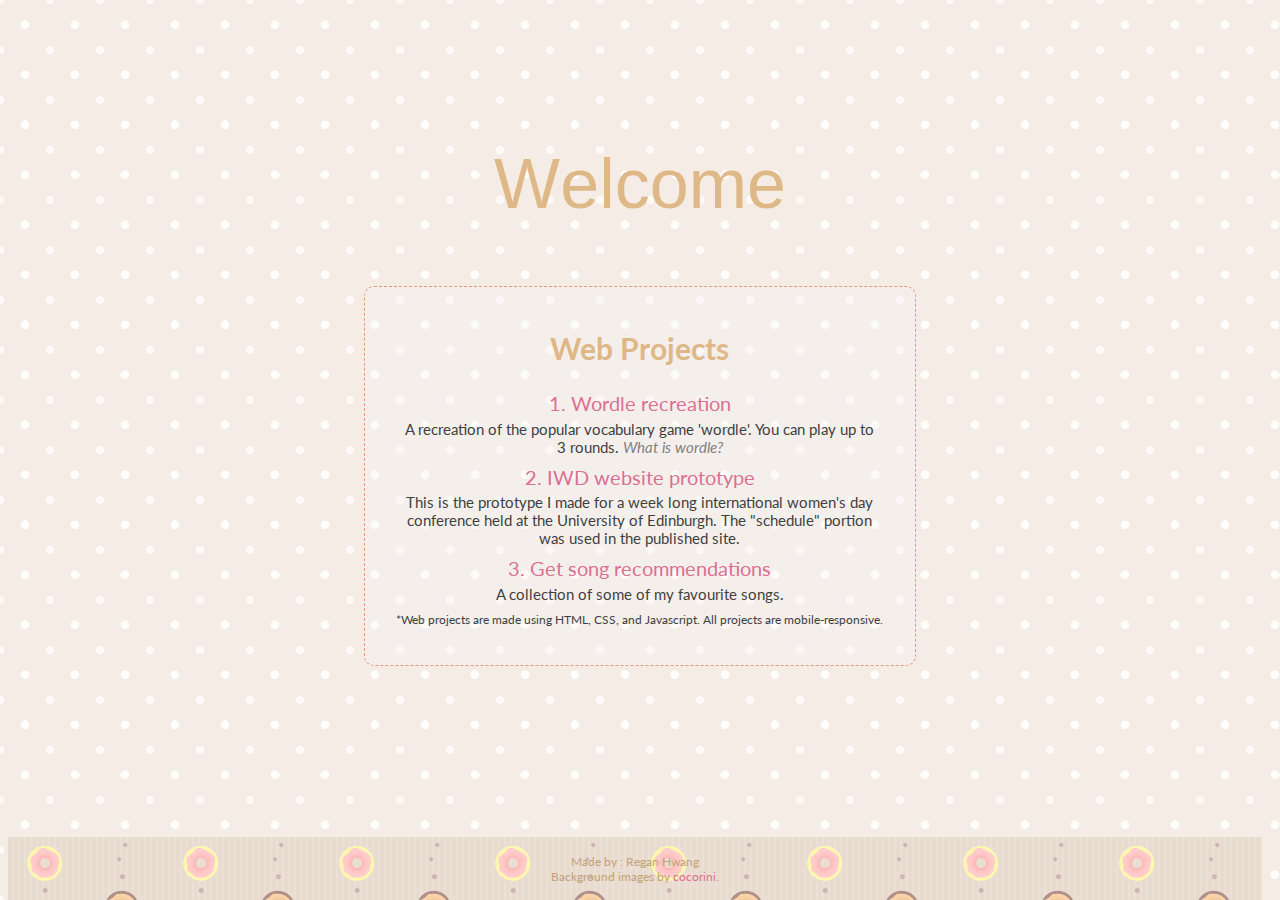
<file: index.html>
<html lang="en">

<head>
    <meta charset="UTF-8">
    <meta http-equiv="X-UA-Compatible" content="IE=edge">
    <meta name="viewport" content="width=device-width, initial-scale=1.0">
    <link rel="stylesheet" href="style.css">
    <title>Projects</title>
</head>

<body>
    <div class="content">

        <div class="greeting">
            <div class="w">W</div>
            <div class="e1">e</div>
            <div class="l">l</div>
            <div class="c">c</div>
            <div class="o">o</div>
            <div class="m">m</div>
            <div class="e2">e</div>

        </div>

        <div class="container">
            <h2> Web Projects </h2>

            <div class="project">
                <div class="project_name">
                    <a href="/mywordle/index.html">1. Wordle recreation</a>
                </div>

                <div class="project_desc">
                    A recreation of the popular vocabulary game 'wordle'. You can play up to 3 rounds.

                    <a href="https://www.nytimes.com/games/wordle/index.html">
                        What is wordle?
                    </a>

                </div>
            </div>

            <div class="project">

                <div class="project_name">
                    <a href="/iwd/index.html">2. IWD website prototype</a>
                </div>
                <div class="project_desc">
                    This is the prototype I made for a week long international women's day conference
                    held at the University of Edinburgh. The "schedule" portion was used in the published site.
                </div>

            </div>

            <div class="project">

                <div class="project_name">
                    <a href="songs/index.html">3. Get song recommendations</a>
                </div>
                <div class="project_desc">
                    A collection of some of my favourite songs.
                </div>

            </div>

            <div class="project_desc" id="extra">
                *Web projects are made using HTML, CSS, and Javascript. All projects
                are mobile-responsive.<br><br>
            </div>





        </div>
    </div>

</body>

<footer>
    <p>
        Made by : Regan Hwang<br>
        Background images by <a href="https://cocorini.tumblr.com">cocorini</a>.</p>



</footer>

</html>
</file>
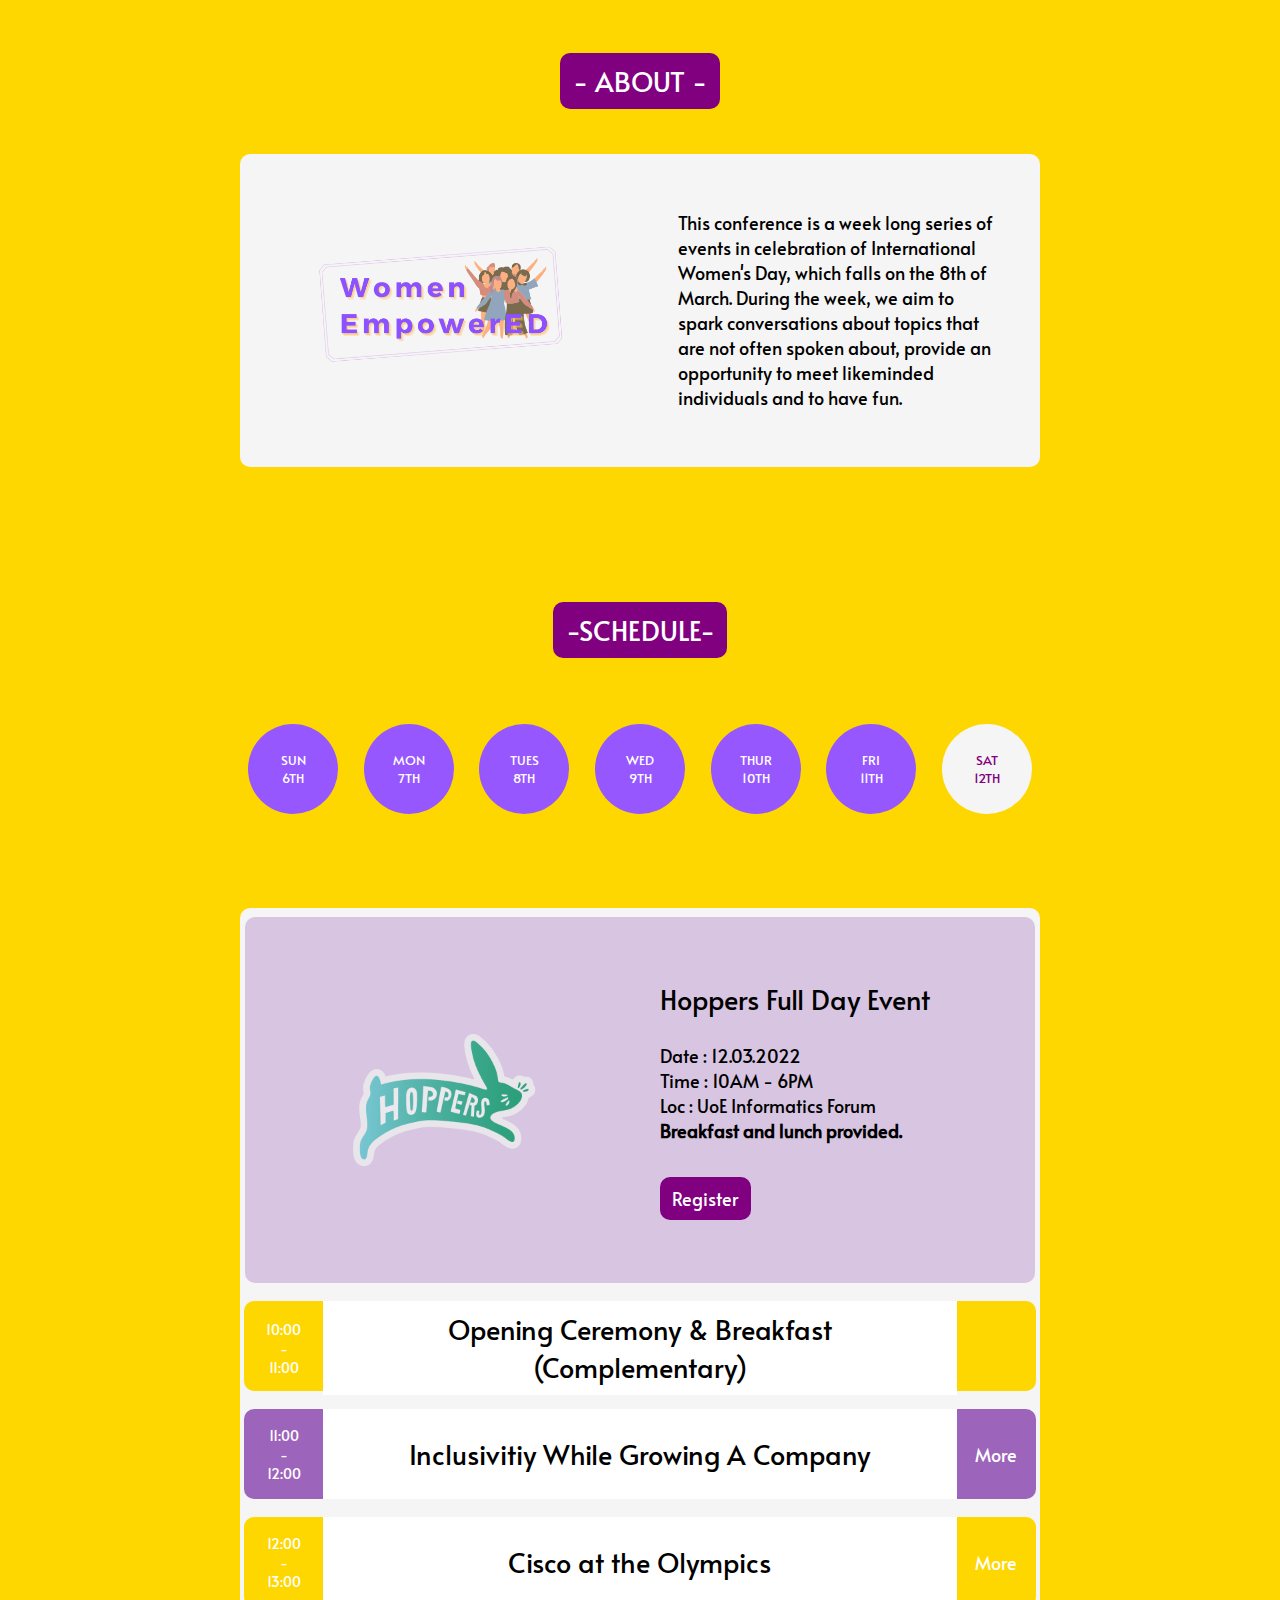
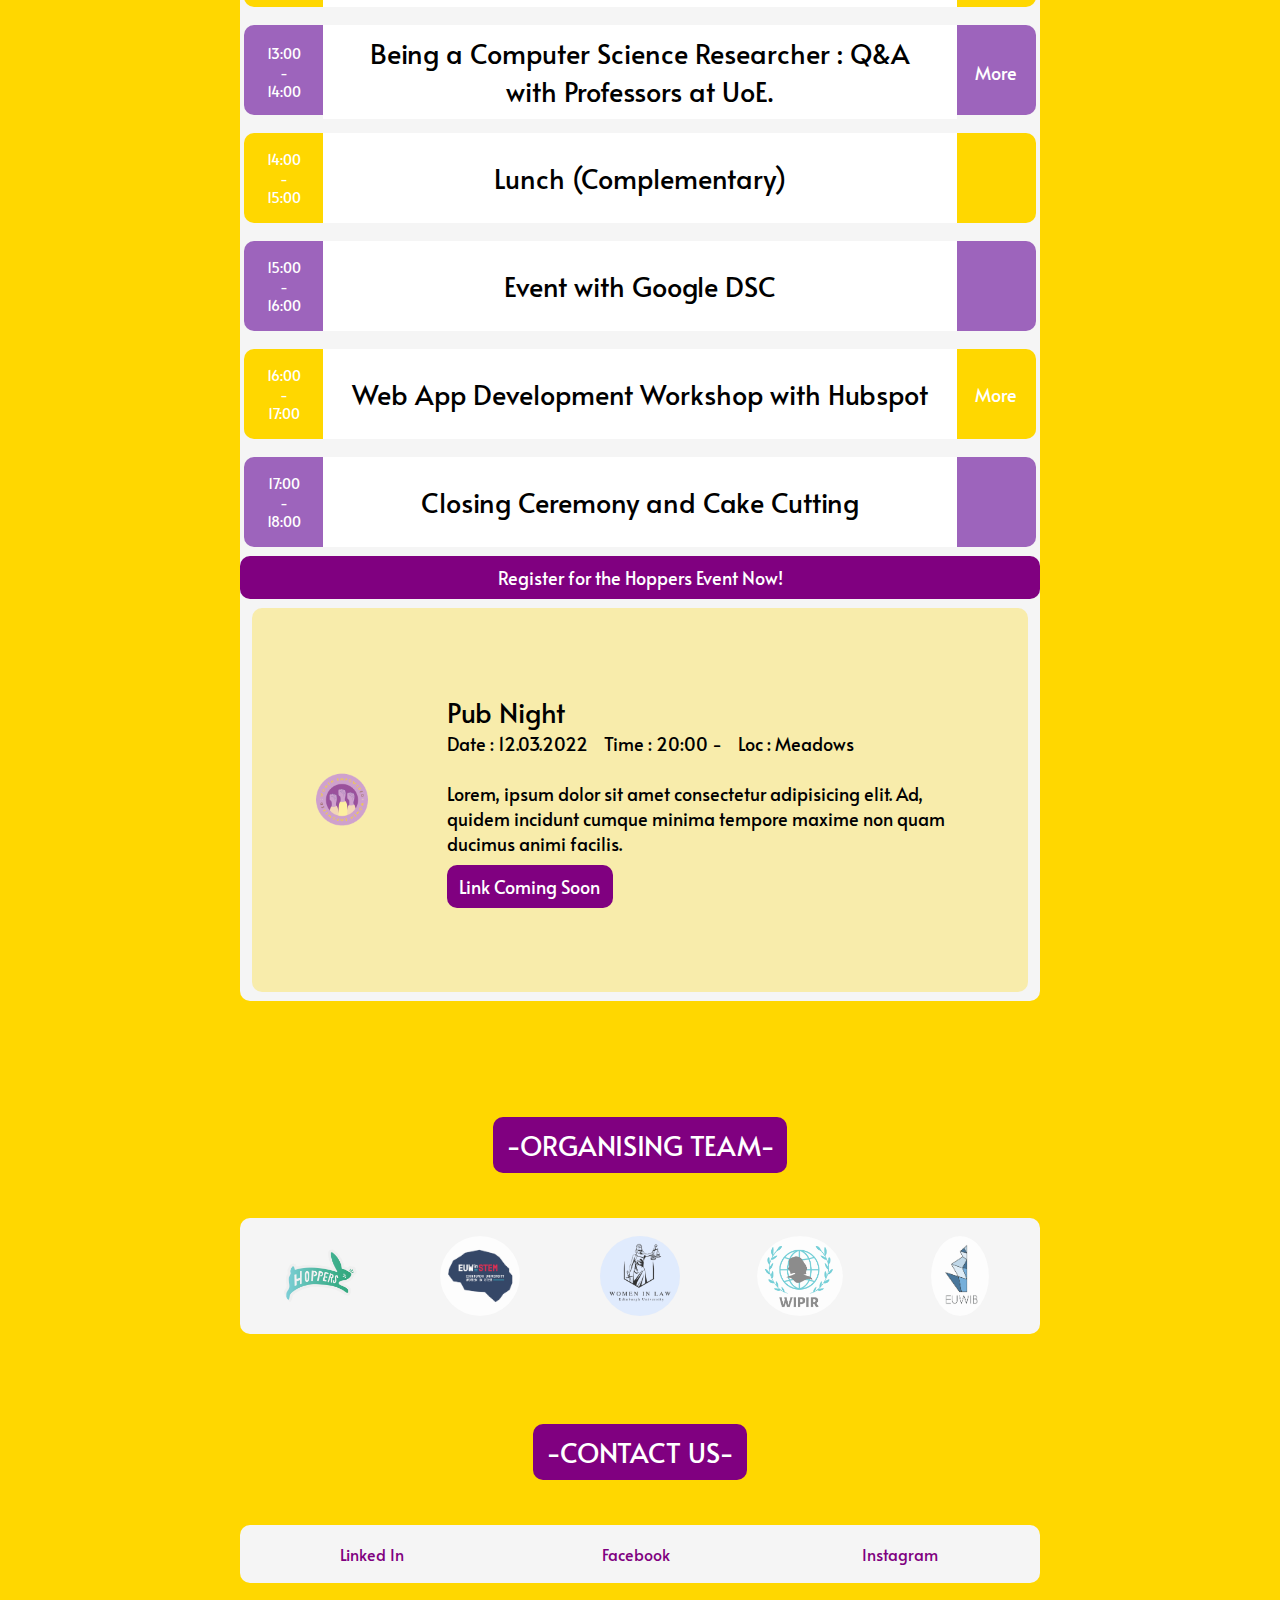
<file: iwd/index.html>
<html lang="en">

<head>
    <meta charset="UTF-8">
    <meta http-equiv="X-UA-Compatible" content="IE=edge">
    <meta name="viewport" content="width=device-width, initial-scale=1.0">

    <link rel="stylesheet" type="text/css" href="style.css">
    <title>IWD Prototype</title>
    
        <style>
        html{
            scrollbar-width:thin;
            scrollbar-color:purle;
            border-radius: 10px;
        }

        html::-webkit-scrollbar{
            width:1em;
            
        }

        html::-webkit-scrollbar-thumb{
            background-color: purple;
            border-radius : 10px;
        }

        html::-webkit-scrollbar-track{
            background-image: gold;
        }

    

    </style>

</head>

<body>
    <div class="bg">
    </div>
    <div class="bigtext">
        - ABOUT -
    </div>

    <div id="about">
        <div id="aboutcontainer">
            <div class="acolumn">
                <img src="banner.png" id="banner">
            </div>

            <div class="acolumn">

                This conference is a week long series of
                events in celebration of International Women's Day,
                which falls on the 8th of March.
                During the week, we aim to spark conversations about
                topics that are not often spoken about,
                provide an opportunity to meet likeminded
                individuals and to have fun.
            </div>
        </div>
    </div>

    <div class="bigtext">
        -SCHEDULE-
    </div>
    <div id="schedule">
        <div class="container" id="buttonCont">
            <div class="row" id="row1">
                <div class="circle" id="sunCircle">
                    <div class="circletxt" id="sunCircleText">SUN<br>6th</div>
                </div>

                <div class="circle">
                    <div class="circletxt" id="monCircleText">MON<br>7th</div>
                </div>


                <div class="circle">
                    <div class="circletxt">TUES<br>8th</div>
                </div>

                <div class="circle">
                    <div class="circletxt">WED<br> 9th</div>
                </div>

            </div>

            <div class="row" id="row2">

                <div class="circle">
                    <div class="circletxt">THUR <br> 10th</div>
                </div>

                <div class="circle">
                    <div class="circletxt">FRI<br> 11th </div>
                </div>

                <div class="circle" id="satCircle">
                    <div class="circletxt" id="satCircleText">SAT<br> 12th</div>
                </div>

            </div>


        </div>

        <div class="container" id="descCont">
            <div class="descBox" id="sunBox">
                <div class="event1">
                    <div class="eventCol1">
                        <img src="hands_circle_transparent.png" class="scheduleLogo">
                    </div>
                    <div class="eventCol2">
                        <div class="eventTitle">Picnic at the Meadows</div>
                        Date : 06.03.2022 &nbsp&nbsp Time : 14:00 &nbsp&nbsp
                        Loc : Meadows - meeting in front of the Main Library <br><br> Come along to a fun picnic at the
                        meadows!<br>
                        <div class="reg">No Registration Needed</div>
                    </div>
                </div>


            </div>

            <div class="descBox" id="monBox">
                <div class="event2">
                    <div class="eventCol1">
                        <img src="womeninlaw.png" class="scheduleLogo">
                    </div>
                    <div class="eventCol2">
                        <div class="eventTitle">Reading Group</div>
                        Date : 07.03.2022 &nbsp&nbsp Time : TBD &nbsp&nbsp
                        Loc : Meadows <br><br> Lorem ipsum dolor sit amet consectetur adipisicing elit.
                        Consectetur tempore nihil adipisci voluptas nemo repudiandae officiis aspernatur incidunt autem
                        itaque!
                        <div class="reg">Link Coming Soon</div>
                    </div>
                </div>


            </div>





            <div class="descBox" id="tueBox">
                <div class="event1">
                    <div class="eventCol1">
                        <img src="hands_circle_transparent.png" class="scheduleLogo">
                    </div>
                    <div class="eventCol2">
                        <div class="eventTitle">Brunch</div>
                        Date : 08.03.2022 &nbsp&nbsp Time : 9:30 TBD &nbsp&nbsp
                        Loc : Love, Peace, and Coffee EH8 <br> <br>Lorem ipsum dolor sit amet,
                        consectetur adipisicing elit. Temporibus deserunt eaque tempore magnam consequatur id porro,
                        natus omnis assumenda expedita.
                        <div class="reg">Link Coming Soon</div>
                    </div>
                </div>
                <div class="event2">
                    <div class="eventCol1">
                        <img src="womeninlaw.png" class="scheduleLogo">
                    </div>
                    <div class="eventCol2">
                        <div class="eventTitle"> Transgender Women Professionals</div>
                        Date : 08.03.2022 &nbsp&nbsp Time : 18:30 &nbsp&nbsp
                        Loc : Online <br> <br>Lorem ipsum dolor sit amet, consectetur adipisicing elit.
                        Consectetur est alias perferendis rem, adipisci non unde impedit similique totam dolores.
                        <div class="reg">Link Coming Soon</div>

                    </div>
                </div>
                <div class="event1">
                    <div class="eventCol1">
                        <img src="wpir.png" class="scheduleLogo">
                    </div>
                    <div class="eventCol2">
                        <div class="eventTitle">Pub Night at Golf Tavern</div>
                        Date : 08.03.2022 &nbsp&nbsp Time : 20:30-&nbsp&nbsp
                        Loc : Golf Tavern <br> <br>Lorem ipsum dolor sit amet, consectetur adipisicing elit.
                        Cupiditate ab veritatis ullam ex architecto praesentium aut rerum similique et? Ipsam.

                        <div class="reg">Link Coming Soon</div>
                    </div>
                </div>

            </div>

            <div class="descBox" id="wedBox">
                <div class="event1">
                    <div class="eventCol1">
                        <img src="womeninbusiness.jpg" class="scheduleLogo">
                    </div>
                    <div class="eventCol2">
                        <div class="eventTitle">Finding your passion and maximising your strengths</div>
                        Date : 08.03.2022 &nbsp&nbsp Time : 16:00-17:00 &nbsp&nbsp
                        Loc : LT5, Business school <br> <br>Lorem ipsum, dolor sit amet consectetur adipisicing elit.
                        Cupiditate placeat ipsam quam nostrum iste quaerat incidunt odio recusandae voluptate quo.
                        <a href="https://docs.google.com/forms/d/e/1FAIpQLSfdzVZaXgx3EsTJ_lR9CqbfjZ2TGqiAy6A8pPg-EOqqOVvTNw/viewform" class="reg">Register</a>
                        </a>
                    </div>
                </div>
                <div class="event2">
                    <div class="eventCol1">
                        <img src="womeninbusiness.jpg" class="scheduleLogo">
                    </div>
                    <div class="eventCol2">
                        <div class="eventTitle">Networking and Pottery Painting (w/ Newton Consulting)</div>
                        Date : 08.03.2022 &nbsp&nbsp Time : 18:00-20:00 &nbsp&nbsp
                        Loc : Doodles Cafe EH9 <br><br> An evening of relaxed pottery painting and networking
                        with consultants from Newton Consulting to learn more about what
                        they do and how to stand out in internship and job applications
                        in the consulting sector. <br><br>
                        <a href="https://forms.gle/9uhpMANf3Z1KP4kR6" class="reg">Register</a>

                    </div>
                </div>

            </div>

            <div class="descBox" id="thurBox">
                <div class="event1">
                    <div class="eventCol1">
                        <img src="euwistem.png" class="scheduleLogo">
                    </div>
                    <div class="eventCol2">
                        <div class="eventTitle">Anti Hustle Culture Workshop</div>
                        Date : 10.03.2022 &nbsp&nbsp Time : TBC &nbsp&nbsp
                        Loc : Tbc<br> <br> Lorem ipsum dolor sit amet consectetur adipisicing elit.
                        Molestias sit assumenda corporis officiis qui officia fuga unde, neque quibusdam recusandae.<br>
                        <div class="reg">Link Coming Soon</div>
                    </div>
                </div>
            </div>

            <div class="descBox" id="friBox">
                <div class="event2" id="eifriday">
                    <div class="eventCol1">
                        <img src="hopperslogo.png" class="scheduleLogo">
                    </div>
                    <div class="eventCol2">
                        <div class="eventTitle">Name TBD</div>
                        Date : 11.03.2022 &nbsp&nbsp Time : 17:00-18:00&nbsp&nbsp
                        Loc : Student Enterprise Hub <br><br> Lorem ipsum dolor sit amet consectetur adipisicing elit.
                        Modi, commodi ab quibusdam molestias ipsum dolorum eos repellendus
                        voluptates nobis assumenda?
                        <div class="reg">Learn more and register</div>
                    </div>
                </div>
            </div>

            <div class="descBox" id="satBox">
                <!--
                <div class="desc" id = "satDesc">
                                       Lorem ipsum, dolor sit amet consectetur adipisicing elit. 
                    At tenetur ipsa deserunt voluptas ducimus nobis aspernatur 
                    in quia alias dolor modi dolore ad cumque vel earum voluptatum,
                     asperiores dolores dicta hic quisquam. Quas, obcaecati porro.
                      Est ratione sit nihil, suscipit ullam in? Architecto corrupti 
                      ipsum iste quidem earum fuga est, aperiam odit repudiandae 
                      blanditiis deserunt explicabo at ullam facere corporis e
                      xcepturi doloribus nostrum doloremque quae! Porro volup
                      tatum alias neque quo quibusdam, itaque minus! 
                      Fugiat dolorem, nesciunt praesentium voluptas quaerat dicta?
                    
                </div>-->

                <div id="hoppersHeader">
                    <div class="eventCol1">
                        <img src="hopperslogo.png" id="hLogoBig">
                    </div>
                    <div class="eventCol2">
                        <div class="eventTitle">Hoppers Full Day Event</div> <br>
                        Date : 12.03.2022<br> Time : 10AM - 6PM <br>
                        Loc : UoE Informatics Forum <br> <b> Breakfast and lunch provided.</b><br>
                        <a href="https://www.eventbrite.co.uk/e/international-womens-day-2022-tickets-281872376867"
                            class="reg">Register</a>
                    </div>
                </div>

                <div class="hoppersEvent hE2">
                    <div class="time">10:00<br>-<br>11:00</div>
                    <div class="midBox">
                        <div class="eventTitle">
                            Opening Ceremony & Breakfast (Complementary)
                        </div>
                        <div class="eventDesc"></div>
                    </div>
                    <div class="learnmore"></div>
                    <div class="learnless">Less</div>
                </div>

                <div class="hoppersEvent hE1">
                    <div class="time">11:00<br>-<br>12:00</div>
                    <div class="midBox">
                        <div class="eventTitle">
                            Inclusivitiy While Growing A Company
                        </div>

                        <div class="eventDesc">
                            <br>Speakers :<br>
                            <ul>
                                <li><b>Deobrah Kayembe</b>, who is a human rights lawyer, activist, and the Rector of
                                    UoE. She is the third
                                    woman and first person of colour to hold the rector title.
                                </li>
                                <li> <b>Ana Betancourt</b>, who is the co-founder and head of Sound Innovations at Black
                                    Goblin </li>
                                <li><b> Mary Tall</b>, who is the co-founder and director at Empowering Local Energy
                                </li>
                            </ul>

                            <br> Edinburgh Innovations would like to track and trace their own attendees so there is a
                            separate
                            registration form for this event.
                            <a href="https://events.irm.ed.ac.uk/Events/Event/7015J000000HU6HQAW">
                                Go to form</a>
                            <br> <br>Note : While we encourage filling out the form above,those
                            who forget to register separately will still be able to attend.


                        </div>
                    </div>
                    <div class="learnmore">More</div>
                    <div class="learnless">Less</div>
                </div>

                <div class="hoppersEvent hE2">
                    <div class="time">12:00<br>-<br>13:00</div>
                    <div class="midBox">
                        <div class="eventTitle">
                            Cisco at the Olympics
                        </div>
                        <div class="eventDesc">
                            <br>
                            Cisco has won the contract to supply networking, wifi, storage, collaboration,
                            security and operations for the upcoming <b>Paris Olympics and Paralympics.</b><br><br>
                            Can you define an approach –
                            IT or otherwise – as to how you would <b>maximise Cisco’s presence and marketing
                                capability</b>,
                            ensuring 100% security coverage, network stability and complete support for the duration of
                            the Olympic and Paralympic Games?
                            <br>
                        </div>
                    </div>
                    <div class="learnmore">More</div>
                    <div class="learnless">Less</div>
                </div>

                <div class="hoppersEvent hE1">
                    <div class="time">13:00<br>-<br>14:00</div>
                    <div class="midBox">
                        <div class="eventTitle">
                            Being a Computer Science Researcher : Q&A
                            with Professors at UoE.
                        </div>
                        <div class="eventDesc">
                            <br>
                            During this workshop, attendees will
                            have the opportunity to learn more about academia in Informatics and ask plenty of
                            questions.
                            <br><br>Speakers : <br>
                            <ul>
                                <li><b>Mirella Lapata FRSE :</b>&nbspWorld leading researcher in natural language
                                    processing</li>
                                <li><b>Dr. Tobias Grosser:</b> &nbspReader at
                                    the university most widely known for most widely known for
                                    his work on polyhedral loop optimization in production compilers s</li>
                            </ul>
                        </div>
                    </div>
                    <div class="learnmore">More</div>
                    <div class="learnless">Less</div>
                </div>

                <div class="hoppersEvent hE2">
                    <div class="time">14:00<br>-<br>15:00</div>
                    <div class="midBox">
                        <div class="eventTitle">
                            Lunch (Complementary)
                        </div>
                        <div class="eventDesc"></div>
                    </div>
                    <div class="learnmore"></div>
                    <div class="learnless">Less</div>
                </div>

                <div class="hoppersEvent hE1">
                    <div class="time">15:00<br>-<br>16:00</div>
                    <div class="midBox">
                        <div class="eventTitle">
                            Event with Google DSC
                        </div>
                        <div class="eventDesc"></div>
                    </div>
                    <div class="learnmore"></div>
                    <div class="learnless">Less</div>
                </div>

                <div class="hoppersEvent hE2">
                    <div class="time">16:00<br>-<br>17:00</div>
                    <div class="midBox">
                        <div class="eventTitle">
                            Web App Development Workshop with Hubspot
                        </div>
                        <div class="eventDesc"><br>Two of Hubspot's experienced engineers, including an Edinburgh
                            alum, will host a workshop on web app development.
                        </div>
                    </div>
                    <div class="learnmore">More</div>
                    <div class="learnless">Less</div>
                </div>


                <div class="hoppersEvent hE1">
                    <div class="time">17:00<br>-<br>18:00</div>
                    <div class="midBox">
                        <div class="eventTitle">
                            Closing Ceremony and Cake Cutting
                        </div>
                        <div class="eventDesc"></div>
                    </div>
                    <div class="learnmore"></div>
                    <div class="learnless">Less</div>
                </div>
                <a href="https://www.eventbrite.co.uk/e/international-womens-day-2022-tickets-281872376867"
                    id="longreg">
                    Register for the Hoppers Event Now!
                </a>

                <div class="event2">
                    <div class="eventCol1">
                        <img src="hands_circle_transparent.png" class="scheduleLogo">
                    </div>
                    <div class="eventCol2">
                        <div class="eventTitle">Pub Night</div>
                        Date : 12.03.2022 &nbsp&nbsp Time : 20:00 - &nbsp&nbsp
                        Loc : Meadows <br> <br>Lorem, ipsum dolor sit amet consectetur adipisicing elit.
                        Ad, quidem incidunt cumque minima tempore maxime non quam ducimus animi facilis.
                        <div class="reg">Link Coming Soon</div>
                    </div>
                </div>

            </div>


        </div>

    </div>

    <div class="bigtext">-ORGANISING TEAM-</div>
    <div id="meetteam">
        <img src="hopperslogo.png" class="scheduleLogo">
        <img src="euwistem.png" class="scheduleLogo">
        <img src="womeninlaw.png" class="scheduleLogo">
        <img src="wpir.png" class="scheduleLogo">
        <img src="womeninbusiness.jpg" class="scheduleLogo">

    </div>

    <div class="bigtext">-CONTACT US-</div>
    <div class="contactus">
        <a href="https://www.linkedin.com/company/womenempowered/?viewAsMember=false" class="contactlink">Linked In</a>
        <a href="https://www.facebook.com/womenempowered2021" class="contactlink">Facebook</a>
        <a href="https://instagram.com/women.empowered.21" class="contactlink">Instagram</a>
    </div>


    <script src="index.js"></script>

</body>

</html>
</file>
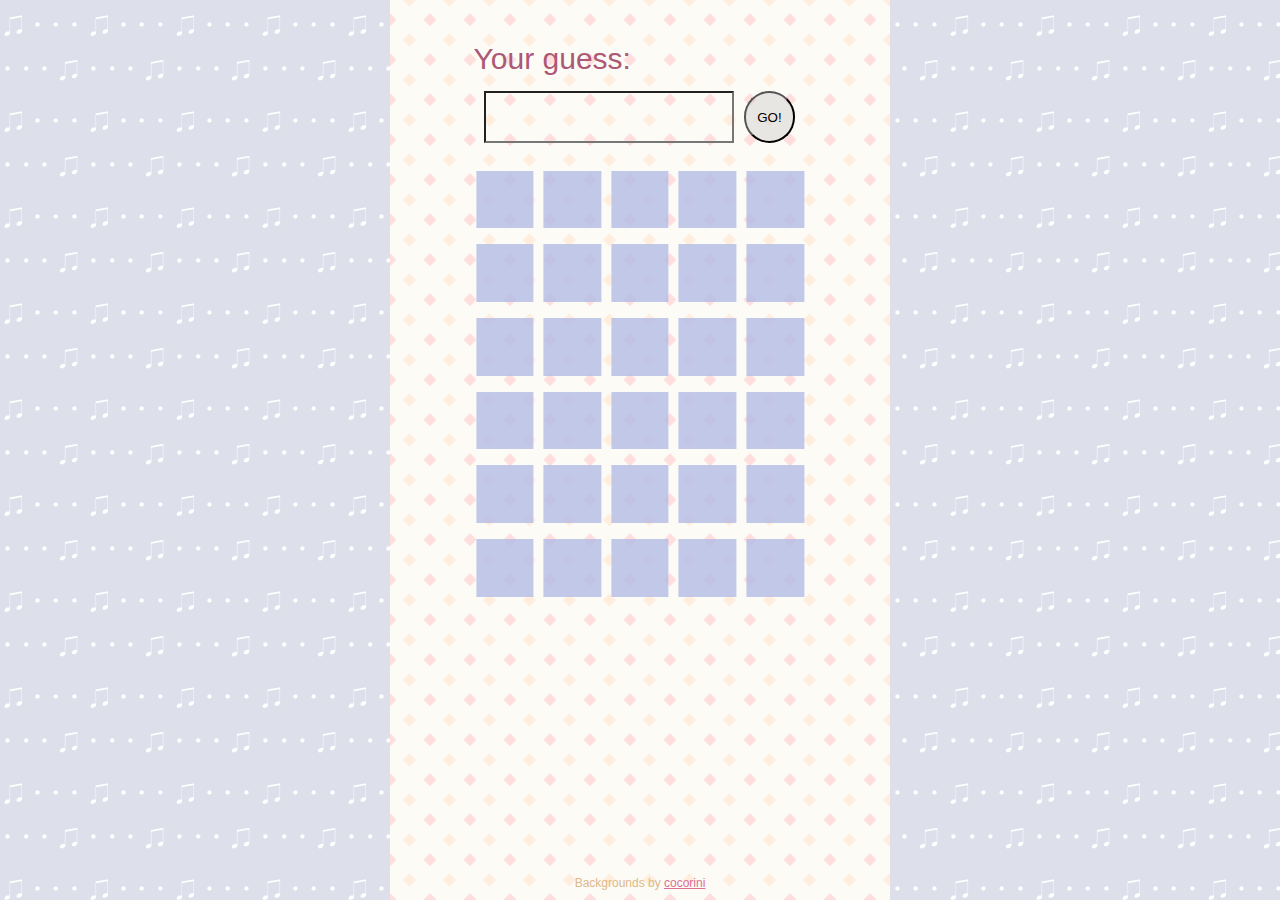
<file: mywordle/index.html>
<html lang="en">

<head>
    <meta charset="UTF-8">
    <meta http-equiv="X-UA-Compatible" content="IE=edge">
    <meta name="viewport" content="width=device-width, initial-scale=1.0">


    <link rel="stylesheet" href="style.css">

    <title>Wordle Recreation</title>
</head>

<body>
        <div class = "middle"></div>
        <div id = "overlay"></div>
 
        <center>
            <div class="inputspace">
                <div id="yourguess"><br>Your guess:</div>
                <div id="getInput">
                    <input id="myInput" maxlength=5, type="text"></input>
                    <button id="myButton" onclick="document.getElementById('myInput').value = ''">GO!</button>
                </div>
            </div>
        </center>


        <center>
            <div class="modal" id="modal1">
                <div id="result"></div> <br>
                <div id="sndpart"></div><br>
                <button id="back">Go back</button>
                <button id="more"> Yes</button>
            </div>
        </center>
<!--
        <div class = "sides", id = "leftdec"></div>
        <div class = "sides", id = "rightdec"></div>
-->
        <!--Board Start-->
        <div id="board">
            <!--Row1-->
            <div class="row">
                <div class="tile">
                    <div class="alp"></div>
                </div>
                <div class="tile">
                    <div class="alp"></div>
                </div>
                <div class="tile">
                    <div class="alp"></div>
                </div>
                <div class="tile">
                    <div class="alp"></div>
                </div>
                <div class="tile">
                    <div class="alp"></div>
                </div>

            </div>

            <!--Row2-->
            <div class="row">
                <div class="tile">
                    <div class="alp"></div>
                </div>
                <div class="tile">
                    <div class="alp"></div>
                </div>
                <div class="tile">
                    <div class="alp"></div>
                </div>
                <div class="tile">
                    <div class="alp"></div>
                </div>
                <div class="tile">
                    <div class="alp"></div>
                </div>

            </div>

            <!--Row3-->
            <div class="row">
                <div class="tile">
                    <div class="alp"></div>
                </div>
                <div class="tile">
                    <div class="alp"></div>
                </div>
                <div class="tile">
                    <div class="alp"></div>
                </div>
                <div class="tile">
                    <div class="alp"></div>
                </div>
                <div class="tile">
                    <div class="alp"></div>
                </div>

            </div>

            <!--Row4-->
            <div class="row">
                <div class="tile">
                    <div class="alp"></div>
                </div>
                <div class="tile">
                    <div class="alp"></div>
                </div>
                <div class="tile">
                    <div class="alp"></div>
                </div>
                <div class="tile">
                    <div class="alp"></div>
                </div>
                <div class="tile">
                    <div class="alp"></div>
                </div>

            </div>

            <!--Row5-->
            <div class="row">
                <div class="tile">
                    <div class="alp"></div>
                </div>
                <div class="tile">
                    <div class="alp"></div>
                </div>
                <div class="tile">
                    <div class="alp"></div>
                </div>
                <div class="tile">
                    <div class="alp"></div>
                </div>
                <div class="tile">
                    <div class="alp"></div>
                </div>

            </div>

            <!--Row6-->
            <div class="row">
                <div class="tile">
                    <div class="alp"></div>
                </div>
                <div class="tile">
                    <div class="alp"></div>
                </div>
                <div class="tile">
                    <div class="alp"></div>
                </div>
                <div class="tile">
                    <div class="alp"></div>
                </div>
                <div class="tile">
                    <div class="alp"></div>
                </div>

            </div>
        </div>
        <footer>
            <center>
            Backgrounds by <a href = "http://cocorini.tumblr.com">cocorini</a>
            </center>
        </footer>

    
    <script src="index.js"></script>
</body>



</html>
</file>
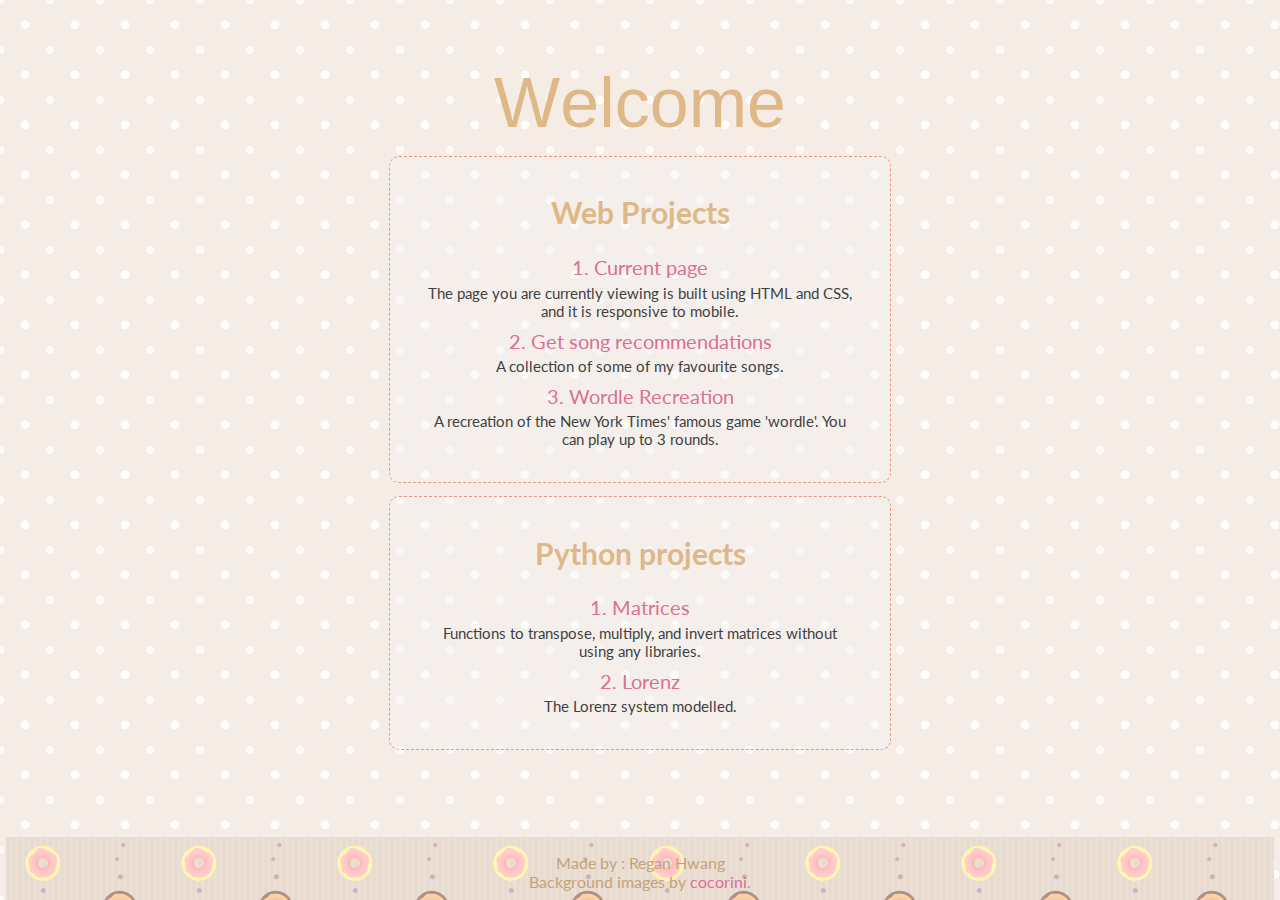
<file: oldsite/index.html>
<!DOCTYPE html>
<html lang="en">

<head>
    <meta charset="UTF-8">
    <meta http-equiv="X-UA-Compatible" content="IE=edge">
    <meta name="viewport" content="width=device-width, initial-scale=1.0">
    <link rel="stylesheet" href="styles.css">
    <title>Projects</title>


</head>

<body>
    <center>
        <div class="greeting_space">
            <div class="greeting">
                <div class="w">W</div>
                <div class="e1">e</div>
                <div class="l">l</div>
                <div class="c">c</div>
                <div class="o">o</div>
                <div class="m">m</div>
                <div class="e2">e</div>

            </div>
        </div>
        </h1>
        <div class="content">

            <div class="container">
                <h2> Web Projects </h2>

                <div class="project">
                    <div class="project_name">
                        <a href = "">1. Current page</a>
                    </div>

                    <div class="project_desc">
                        The page you are currently viewing is built using HTML and CSS, and it is responsive to mobile.
                    </div>

                </div>

                <div class="project">
                    <div class="project_name">
                        <a href="/songs/index.html">2. Get song recommendations</a>
                    </div>

                    <div class="project_desc">
                        A collection of some of my favourite songs.
                    </div>

                </div>


                <div class="project">
                    <div class="project_name">3. Wordle Recreation</div>

                    <div class="project_desc">
                        A recreation of the New York Times' famous game 'wordle'. You can play up to 3 rounds.
                    </div>
                </div>


            </div>

            <div class="container">
                <h2> Python projects </h2>

                <div class="project">
                    <div class="project_name">1. Matrices</div>

                    <div class="project_desc">
                        Functions to transpose, multiply, and invert
                        matrices without using any libraries.
                    </div>
                </div>

                <div class="project">
                    <div class="project_name">2. Lorenz</div>

                    <div class="project_desc">
                        The Lorenz system modelled.
                    </div>
                </div>
            </div>
        </div>
        </div>

    </center>
</body>

<footer>
    <center>
        <p>Made by : Regan Hwang<br>
            Background images by <a href="https://cocorini.tumblr.com">cocorini</a>.</p>
    </center>
    

</footer>

</html>
</file>
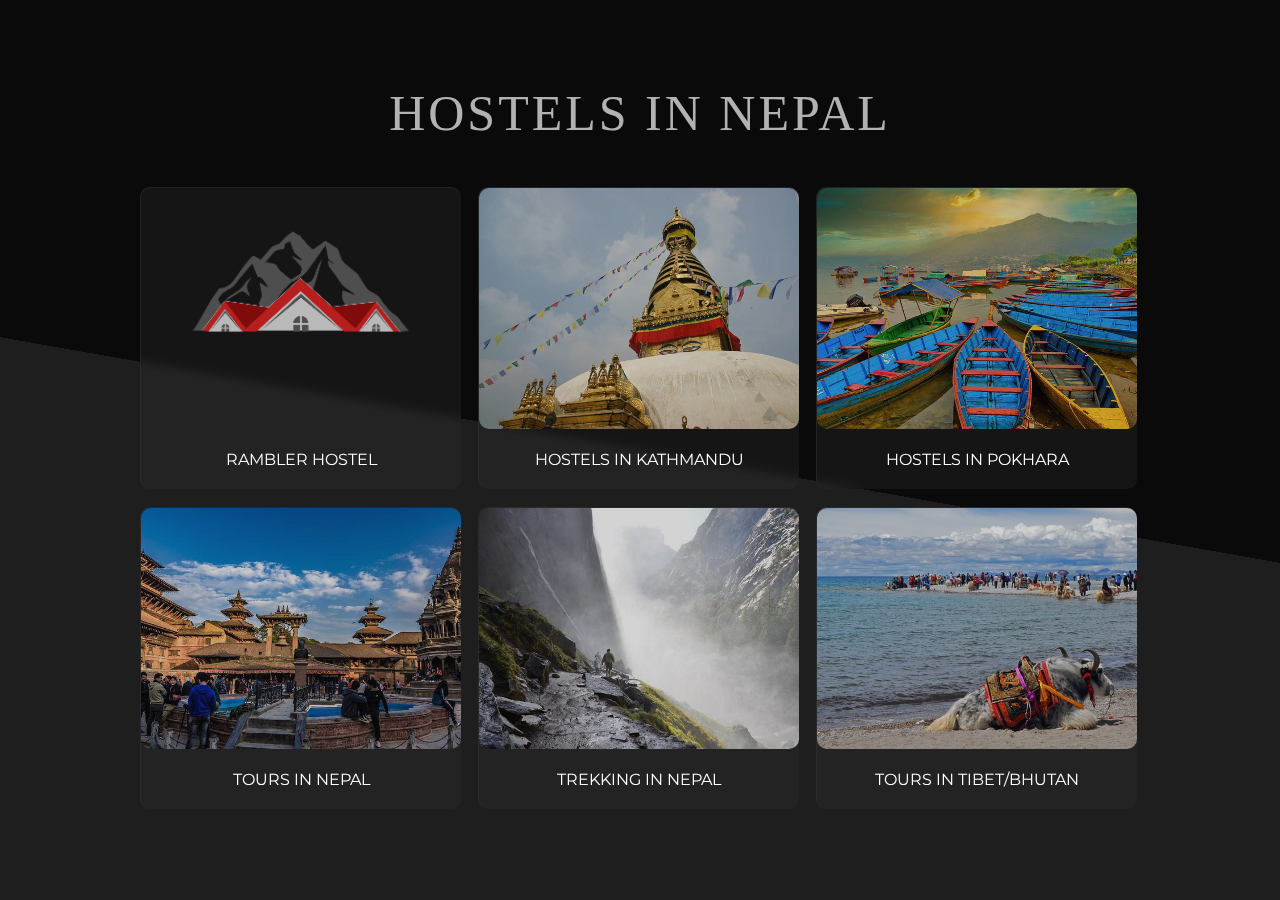
<file: rambler/index.html>
<html>
    <head>
        <meta charset="UTF-8">
        <meta http-equiv="X-UA-Compatible" content="IE=edge">
        <meta name="viewport" content="width=device-width, initial-scale=1.0">

        <link rel = "stylesheet" href = "style.css">
        <style>
            @import url('https://fonts.googleapis.com/css2?family=DM+Serif+Display&family=Montserrat:wght@100&display=swap');
        </style>
    </head>

    <body>
        <div class = "content">
            <div class = "titlebox">
             HOSTELS IN NEPAL
            </div>
            <div class = "grid_container">
                <div class = "object" data-tilt>
                    <img src = "onlypic.png" id = "rambler" >
                    <div class = "object_txt">RAMBLER HOSTEL</div>
                </div>
                <div class = "object" data-tilt>
                    <img src = "stupa.jpg">
                    <div class = "object_txt">HOSTELS IN KATHMANDU</div>
                </div>
                <div class = "object" data-tilt>
                    <img src = "pokhara.jpg">
                    <div class = "object_txt">HOSTELS IN POKHARA</div>
                </div>
                <div class = "object" data-tilt>
                    <img src = "nepaltour.jpg">
                    <div class = "object_txt">TOURS IN NEPAL</div>
                </div>
                <div class = "object" data-tilt>
                    <img src = "trekking.jpg">
                    <div class = "object_txt">TREKKING IN NEPAL</div>
                </div>
                <div class = "object" data-tilt>
                    <img src = "tibet.jpg">
                    <div class = "object_txt">TOURS IN TIBET/BHUTAN</div>
                </div>
            </div>
        </div>
        <script type="text/javascript" src="vanilla-tilt.js"></script>
    </body>
</html>
</file>
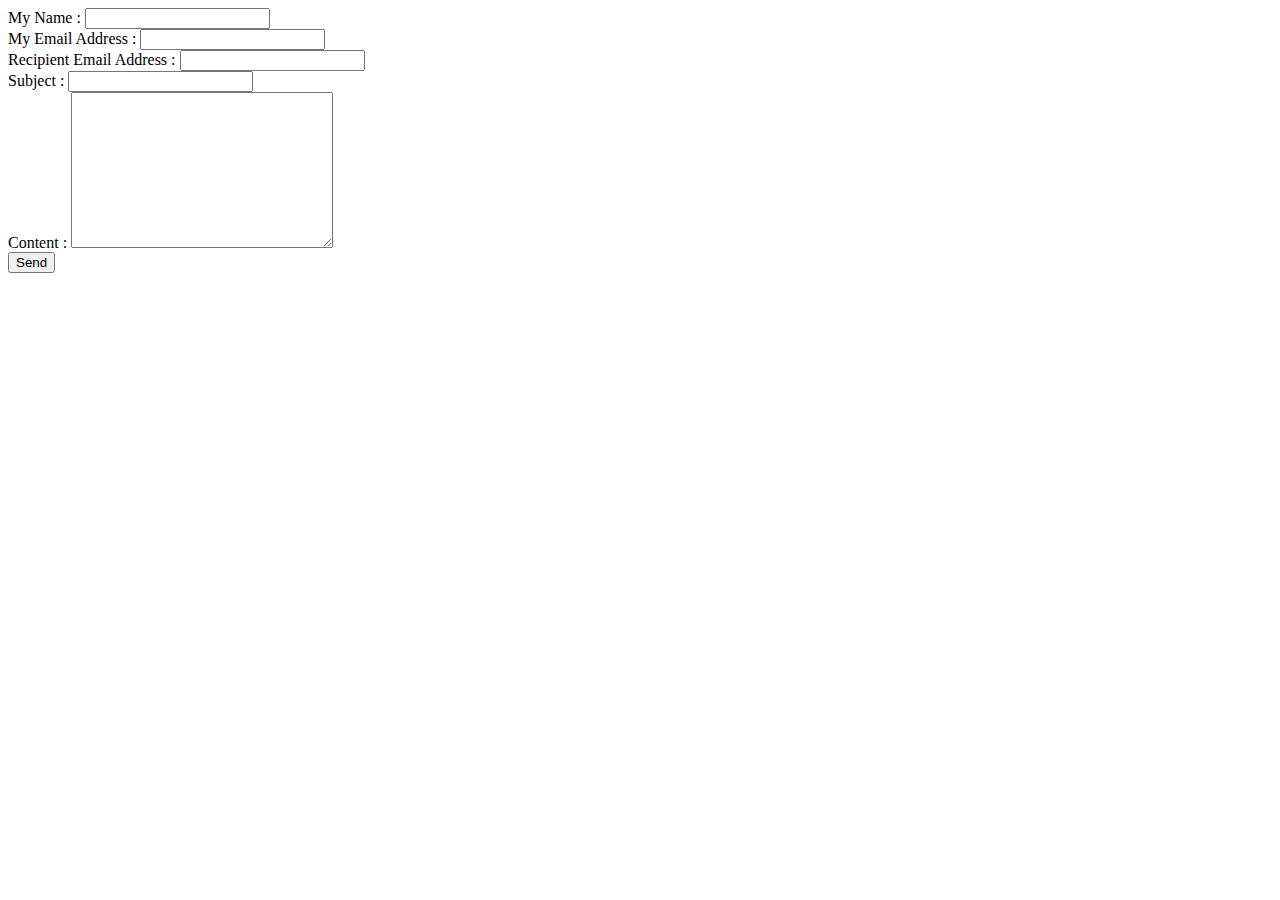
<file: sendmail/index.html>
<html>
    <head>
    <Title>Send An Email!</Title>
    </head>

    <body>
        <form action = "myphp.php" method = "post">
        My Name : </td><td> <input name = "myName"><br/>
        My Email Address : </td><td> <input name = "myEmail"><br/>
        Recipient Email Address : </td><td><input name = "theirEmail"><br/>
        Subject : </td><td> <input name = "subject"><br/>
        Content : </td><td><textarea rows = 10 cols = 30 name = "content"> </textarea><br/>
        <input type = "submit" value = "Send">
        </form>

        
    </body>
</html>
</file>
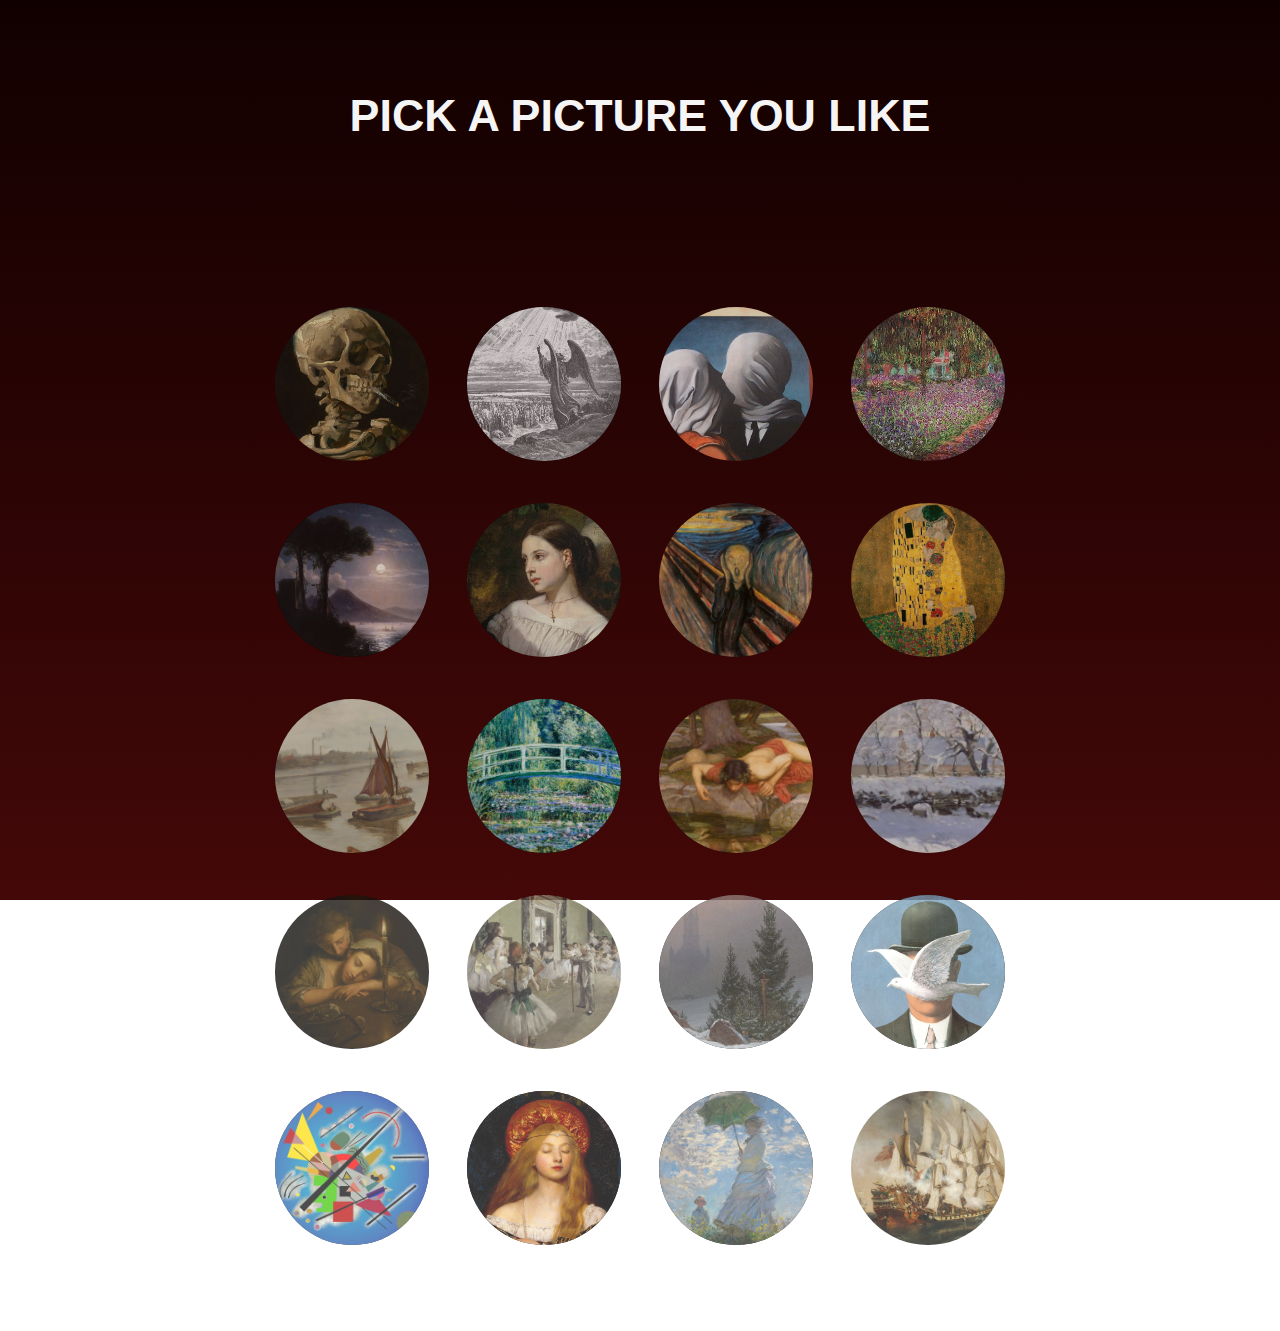
<file: songs/index.html>
<!DOCTYPE html>

<html lang="en">
<head>
    <meta charset="UTF-8">
    <meta http-equiv="X-UA-Compatible" content="IE=edge">
    <meta name="viewport" content="width=device-width, initial-scale=1.0">
    <link rel="stylesheet" href="style.css">
    <title>Some Good Songs</title>

    <!--Style Scrollbar-->
    <style>
        html{
            scrollbar-width:thin;
            scrollbar-color:rgb(95,95,95) black;
            border-radius: 10px;
        }

        html::-webkit-scrollbar{
            width: 0.5em;
            
        }

        html::-webkit-scrollbar-thumb{
            background-color: rgb(95, 95, 95);
            border-radius : 10px;
        }

        html::-webkit-scrollbar-track{
            background-image: linear-gradient(180deg, #110000,#440808);
        }

        html::-webkit-scrollbar-thumb:hover{
            background-color: rgb(158, 158, 158);
            border-radius : 10px;
        }

        html::-webkit-scrollbar-track:hover{
            background-image: linear-gradient(180deg, #110000,#440808);
        }

    </style>

</head>

<body>
    <div class = "h1space">
    <h1>Pick a picture you like</h1>
    </div>

    <div class = "container">
       
        <!--ROW1-->

        <!--1 Atomic Man-->
      
        <div class = "element">
            <a href = "https://youtu.be/SuLJbe-cfX4">
                <img src="atomicman.jpg" alt="Skull of a Skeleton with Burning Cigarette ">
            </a>
        </div>
        
        
        <!--2 Cruel Angel's Thesis-->
        <div class = "element">
            <a href = "https://youtu.be/aYe-2Glruu4">
                <img src="angel.PNG" alt="Gustave Dore ">
            </a>
        </div>

        <!--Off To The Races-->
        <div class = "element">
            <a href = "https://youtu.be/k53aLj72MYE">
                <img src="kiss.jpg" alt="The Lovers ">
            </a>
        </div>
        
                <!--Garden-->
        <div class = "element">
            <a href = "https://youtu.be/tRnjB2W91GI">
                <img src="garden.PNG" alt="the artist's garden at giverny">
            </a>
        </div>
        


        <!--ROW2-->
          <!--Moonlight Sonata-->
          <div class = "element">
            <a href = "https://youtu.be/zucBfXpCA6s">
                <img src="moon.PNG" alt="Moonlight in Naples ">
            </a>
        </div>
        
        
        <!--Maps-->
        <div class = "element">
            <a href = "https://youtu.be/8gO_lxThc1M">
                <img src="portrait.jpg" alt="portrait of a girl">
            </a>
        </div>

      <!--Erlkonig-->
        <div class = "element">
            <a href = "https://youtu.be/hHE0Ibz19YI">
                <img src="scream.PNG" alt="The Scream ">
            </a>
        </div>
        
        <!--Yellow-->
        <div class = "element">
            <a href = "https://youtu.be/tdVAqxNLXiw">
                <img src="klimt.jpg" alt="The Kiss ">
            </a>
        </div>
    
        <!--ROW3-->
          <!--On A Wire-->
          <div class = "element">
            <a href = "https://youtu.be/HVh-cnsXo_E">
                <img src="boat.PNG" alt="Old battle sea reach">
            </a>
        </div>
        
        
        <!--Valse Sentimentale-->
        <div class = "element">
            <a href = "https://youtu.be/rUuusqy50yk">
                <img src="monet.PNG" alt="water lilies">
            </a>
        </div>

        <!--I'm so hot-->
        <div class = "element">
            <a href = "https://youtu.be/tsN-MkpiZB0">
                <img src="narcissus.PNG" alt="echo and narcissus ">
            </a>
        </div>
        
        <!--Sweater Weather-->
        <div class = "element">
            <a href = "https://youtu.be/NFpfCD3g18w">
                <img src="magpie.PNG" alt="the magpie ">
            </a>
        </div>

        <!--ROW4-->
          <!--Mariage D'Amour-->
          <div class = "element">
            <a href = "https://youtu.be/FoCG-WNsZio">
                <img src="twolovers.jpg" alt="two lovers">
            </a>
        </div>
        
        

        
        <!--Shostakovich-->
        <div class = "element">
            <a href = "https://youtu.be/I3mHnxD3KRM">
                <img src="degas.jpg" alt="The Dance Class ">
            </a>
        </div>

      <!--Winter-->
        <div class = "element">
            <a href = "https://youtu.be/TZCfydWF48c">
                <img src="winter.PNG" alt="winter landscape ">
            </a>
        </div>
        
        <!--죽새-->
        <div class = "element">
            <a href = "https://youtu.be/v7JP5lmMDpE">
                <img src="man.PNG" alt="man in bowler hat ">
            </a>
        </div>
        
        <!--ROW5-->
 
         <!--몸마음-->
          <div class=" element" id = "momom">
            <a href = "https://youtu.be/S5yMSI1LT0Q">
                <img src="blue.PNG" alt="in the blue">
            </a>
        </div>
        
        
        <!--Edute 6-->
        <div class = "element">
            <a href = "https://youtu.be/iktFHtFHrC0">
                <img src="vanity.PNG" alt="vanity">
            </a>
        </div>


        
        <!--Path of the wind-->
        <div class = "element">
            <a href = "https://youtu.be/S7vZcnavcYI">
                <img src="parasol.PNG" alt="woman with a parasol ">
            </a>
        </div>
        
        <!--Pirates of the Caribbean-->
        <div class = "element">
            <a href = "https://youtu.be/6zTc2hD2npA">
                <img src="ship.jpg" alt="Combat Naval ">
            </a>
        </div>
    
    </div>

    

   


</body>
</html>
</file>
<file: style.css>
@import url('https://fonts.googleapis.com/css2?family=Lato:wght@300;400&display=swap');

body{
    font-family:'Lato', sans-serif;
    display : flex;
    flex-direction : column;
    background-image : url("pinkdot.png");
    background-repeat : repeat;

}

.content{
    
    margin-top : 10vh;
    height : 70vh;
    display : grid;
    grid-template-rows : 20% 80%;
    justify-content : center;
    align-items : center;
    align-self : center;
}


.greeting{
    font-size: 70px;
    color: burlywood;
    font-family : 'arial';
    
    display : flex;
    justify-content : center;
    align-self : end;
    
}

.container{
    width : 90%;
    max-width : 500px;
    background-color : rgba(245,245,245,0.4);
    border-radius : 10px;
    border : 1px darksalmon dashed;
    justify-self : center;
    text-align : center;
    padding : 2vh 2vw 2vh 2vw;
}

h2 {
    color : burlywood;
    font-size : 30px;
}

.project {
    margin : 1vh 1vh;
}


a {
    color : palevioletred;
    text-decoration : none;
}


.project_name {
    font-size:20px;
    
    color: palevioletred;
}

.project_name :hover{
    font-weight:bold;
    color: rgb(167, 109, 128);
}


.project_desc{
    color : rgb(63, 63, 63);
    font-size : 15px;
    margin : 1% 1%;
}

.project_desc a{
    color : gray;
    font-style : italic;
}

#extra{
    font-size : 12px;
}

footer{
    position : fixed;
    bottom : 0px;
    width : 300px;
    min-width : 98vw;
    color:rgb(196, 163, 121);
    justify-self : center;


    height : 7%;
    background-repeat: repeat;

    display : flex;
    flex-direction : row;

    justify-content : center;
    align-items : center;

    text-align : center;

    font-size : 12px;
    
    background-image : url("doughnut.png");
    background-repeat : repeat;
   
}

/*Header Animation*/
.w {
    animation: bounce 1.5s ease infinite;
    -webkit-animation: bounce 1.5s ease infinite;
   
}
  
.e1 {
    animation: bounce 1.5s ease infinite .1s;
    -webkit-animation: bounce 1.5s ease infinite .1s;

}
  
.l {
    animation: bounce 1.5s ease infinite .2s;
    -webkit-animation: bounce 1.5s ease infinite .2s;
  
}
 
.c {
    animation: bounce 1.5s ease infinite .3s;
    -webkit-animation: bounce 1.5s ease infinite .3s;

}
  
.o {
    animation: bounce 1.5s ease infinite .45s;
    -webkit-animation: bounce 1.5s ease infinite .45s;
 
}
  
.m {
    animation: bounce 1.5s ease infinite .6s;
   -webkit-animation: bounce 1.5s ease infinite .6s;
 
}

.e2 {
    animation: bounce 1.5s ease infinite .75s;
   -webkit-animation: bounce 1.5s ease infinite .75s;

}

@keyframes bounce {
    0%   { transform:  translateY(0); }
    17%  { transform:  translateY(0); }
    34%  { transform:    translateY(0);}
    50%  { transform:  translateY(-13px); }
    67%  { transform:  translateY(0); }
    84%  { transform:  translateY(-2px);}
    100% { transform:  translateY(0);}
}

@-webkit-keyframes bounce {
    0%   { transform:  translateY(0); }
    17%  { transform:  translateY(0); }
    34%  { transform:    translateY(0);}
    50%  { transform:  translateY(-13px); }
    67%  { transform:  translateY(0);}
    84%  { transform:  translateY(-2px);}
    100% { transform:  translateY(0);} 
}
</file>
<file: iwd/style.css>
@import url('https://fonts.googleapis.com/css2?family=Alata&display=swap');

body{
    background-color : gold;
    font-family : 'Alata', sans serif;
    display : flex;
    flex-direction : column;
}

#about {
    height : auto;
    justify-items : center;
    display : flex;
    justify-content : center;
    color : black;
    margin-bottom : 10vh;
    
}

.bigtext {
    align-self : center;
    margin-top : 5vh;
    margin-bottom : 5vh;
    color: white;
    background-color : purple;
    padding : 1vh 1vw 1vh 1vw;
    border-radius : 10px;
    font-size : 3vh;
}

.acolumn{
    padding-top : 3vh;
    padding-bottom : 3vh;
    padding-left : 3vw;
    padding-right : 3vw;
    font-size : 2vh;
    display : flex;
    flex-direction : column;
    
    
}

#banner{
    width : 80%;
    align-self : center;
}

#aboutcontainer {
    width : 100%;
    max-width : 800px;
    height : auto;
    background-color : whitesmoke;
    display : grid;
    grid-template-columns: 50% 50%;
    border-radius : 10px;
    justify-items : center;
    align-items : center;
    
}
#schedule {
    position : relative;
    display : grid;
    /*height : 90vh;*/
    grid-template-rows : 20vh auto; 
    justify-content : center;
    align-content : center;
    width : 95vw;
    padding-bottom : 5vh;
    align-self : center;
    
}


.container{
    width : 95vw;
    max-width : 800px;
    justify-content : center;
    align-content : center;
     
}
#buttonCont{
    
    display : flex;
    /*flex-direction : row;*/
  

    top : 20%;

    height : 90%;
    align-self : center;
    max-height : 20vh;
    justify-content : center;



}

.row{

    display : flex;
    justify-content : center; 
     
    
}

.circle {
    background-color : rgb(151, 87, 255);

    width : 10vw;
    height : 10vw;
    max-width : 90px;
    max-height : 90px;    

    border-radius :50%;
    margin : 1vw 1vw 1vw 1vw;
    display : flex;
    justify-content : center;
    align-items : center;
}

.circletxt{
    color : white;
    text-align : center;
    position : relative;
   
    font-size : 1vw;
    text-transform: uppercase;
}


#satCircle{
    background-color : whitesmoke;
}
#satCircleText{
    color : purple;
}

#descCont{
    height : auto;
    justify-content : center;
    justify-items : center;
    min-height : 60vh;
    justify-self : center;
    background-color : rgba(0,0,0,0);
    border-radius : 20px;
    align-items : center;
    display : initial;
}

.descBox {

    width : 100%;

    display : none;
    background-color :whitesmoke;
    border-radius : 10px;
    margin : 2vw 0vw 2vw 0vw ;

}

#sunBox{
    
    width : 95vw;
    height : auto;
    max-width : 800px;
    
    display : none;
    flex-direction : column;
    justify-content: center;
    align-content : center;
    justify-self : center;
    align-self : center;
    margin-top : 15%; 
}

#monBox{
    
    width : 95vw;
    height : auto;
    max-width : 800px;
    
    display : none;
    flex-direction : column;
    justify-content: center;
    align-content : center;
    justify-self : center;
    align-self : center;
    margin-top : 15%; 
}

#tueBox {
   display : none;
   flex-direction : column;

}

#wedBox{
    display:none;
    flex-direction : column;
}

#thurBox{
    width : 95vw;
    height : auto;
    max-width : 800px;
    
    display : none;
    flex-direction : column;
    justify-content: center;
    align-content : center;
    justify-self : center;
    align-self : center;
    margin-top : 15%; 
    
}

#friBox{
    display : none;
    flex-direction : column;
    justify-content: center;
    align-content : center;
    justify-self : center;
    align-self : center;
    margin-top : 15%; 
}

#satBox{
    width : 95vw;
    max-width : 800px;
    background-color : whitesmoke;

    flex-direction : column;
    justify-content : center;
    display : flex;
}

.event1{

    height : 40vh;
    display : grid;
    grid-template-columns: 20% 80%;
    width : 93%;
    background-color : rgba(99,3,150,0.2);
    border-style : solid;
    border-color :rgba(99,3,150,0.0);
    border-width : 3px;
    margin-top : 1vh;
    border-radius : 10px;
    align-self : center;
    margin-bottom : 1vh;
    padding : 1vh 1vw 1vh 1vw;

}

.event2{

    padding : 1vh 1vw 1vh 1vw;
    height : 40vh;
    display : grid;
    grid-template-columns: 20% 80%;
    width : 93%;
    background-color : rgba(255,215,0,0.3);
    border-style : solid;
    border-color :rgba(0,0,0,0);
    border-width : 3px;
    margin-top : 1vh;
    border-radius : 10px;
    align-self : center;
    margin-bottom : 1vh;
}

.eventCol1{
    background-color :rgba(0,0,0,0);
    width : 90%;
    display : flex;
    flex-direction : column;
    justify-self : center;
    justify-content : center;
    align-items : center;
    align-self : center;
    height : 30vh;
    padding-top : 1vh;
    padding-bottom : 1vh;
    font-size : 2vh;

}

.eventCol2{
    background-color :rgba(0,0,0,0);
    width : 90%;
    display : flex;
    flex-direction : column;
    justify-self : center;
    justify-content : center;
    align-items : start;
    height : 30vh;
    text-align : left;
    font-size : 2vh;
    align-self : center;
    

}
.eventTitle{
    font-size : 3vh;
}
.reg{
    font-size : 2vh;
    font-family : 'Alata', sans-serif;
    color : white;
    text-decoration : none;
    align-self : start;
    
    background-color : purple;
    padding : 1vh 1vw 1vh 1vw;
    border-radius : 10px;
    margin-top : 1vh;
    
}
#hoppersHeader{
    height : 40vh;
    display : grid;
    grid-template-columns: repeat(2,50%);
    width : 98%;
    background-color : rgba(99,3,150,0.2);
    border-style : solid;
    border-color :rgba(99,3,150,0.0);
    border-width : 3px;
    margin-top : 1vh;
    border-radius : 10px;
    align-self : center;
    margin-bottom : 1vh;
}

.learnless{
    display : none;
}
.hoppersEvent {
    height : 10vh;
    /*height : auto;*/
    display : grid;
    grid-template-columns : 10% 80% 10%;
    width : 99%;

    align-self : center;
    border-radius : 10px;
    margin-top : 1vh;
    margin-bottom : 1vh;
   
}
.eventDesc{
    display : none;
    font-weight : thin;
    color : black;
    font-size : 2vh;
}

.hE1 {
    background-color : rgba(99,3,150,0.6);
}

.hE2 {
    background-color :gold;
}

.hoppersEvent .a {
    color : purple;
}


.time{
    color : white;
    font-size : 1.5vh;
    text-align : center;
    align-self : center;
}

.learnmore{
    color : white;
    text-align : center;
    font-size : 2vh;
    align-self : center;
}

.learnless {
    color : white;
    text-align : center;
    font-size : 2vh;
    align-self : center;
}

#longreg{
    background-color : purple;
    text-align : center;
    color : white;
    padding : 1vh 2vw 1vh 2vw;
    border-radius : 10px;
    font-size : 2vh;
    text-decoration : none;
}

.midBox{
    
    background-color : white;
    text-align : center;
    justify-content : center;
    align-content : center;
    display : flex;
    flex-direction : column;
    padding-left : 2vw;
    padding-right : 2vw;
    padding-top : 1vh;
    padding-bottom : 1vh;
}


#hLogoBig{
    width : 200px;
    height : auto;
    opacity : 0.8;
}

.hoppersEvent .eventTitle {
    color : black;
}

#eifriday{
    display : flex;
    justify-content : center;
    height : 40vh;
}

.scheduleLogo{
    height : 80px;
    border-radius : 50%;
    width : auto;
    opacity : 0.8;
    justify-self : center;
}

#meetteam{
    align-self : center;
    display : grid;
    width : 100%;
    max-width : 800px;
    grid-template-columns : 20% 20% 20% 20% 20%;
    padding-bottom : 2vh;
    background-color : whitesmoke;
    border-radius : 10px;
    align-items: center;
    padding-top : 2vh;
    margin-bottom : 5vh;

}

.meatteam .scheduleLogo{
    opacity : 1;
}

.contactus{
    align-self : center;
    display : grid;
    grid-template-columns : 33% 33% 33%;
    width : 100%;
    max-width : 800px;
    padding-bottom : 2vh;
    background-color : whitesmoke;
    border-radius : 10px;
    align-items: center;
    padding-top : 2vh;
    margin-bottom : 7vh;


}

.contactlink{
    color : purple;
    text-decoration : none;
    justify-self : center;
}

@media screen and (max-width : 600px){
    #aboutcontainer{
        grid-template-columns : repeat(1, auto);
        grid-template-rows : repeat(2, 50%);
    }
    .bigtext{
        font-size : 3vh;
    }
    #buttonCont{
        display : grid;
        grid-template-rows : repeat (2, auto);
        
    }
    .row{
        flex-direction : row;
        height : 90%;
    }

    .circle{
        width : 20vw;
        max-width : 200px;
        height : 6vh;
        border-radius : 8px;
    }
  
    
    .time{
        font-size : 10px;
    }
    .eventTitle{
        font-size : 2vh;
    }

    .eventDesc{
        font-size : 1.6vh;
    }
    

    .event1{
        display : flex;
        flex-direction : column;
        height : auto;
    }

    .event2{
        display: flex;
        flex-direction : column;
        height : auto;
    }

    #hoppersHeader {
        display : flex;
        flex-direction : column;
        height : auto;
    }
    .eventCol1{
        height : auto;
    }
    .eventCol2{
        font-size : 1.2vh;
        height : auto;
        text-align : center;
        justify-content : center;
        justify-items : center;
        align-items : center;
        display : flex;
        flex-direction : column;
        padding-top : 1vh;
        padding-bottom : 1vh;
    }

    .eventCol2 .reg{
        align-self : center;
    }
    .learnmore{
        font-size : 1vh;
    }

    .learnless{
        font-size : 1.2vh;
    }

    .reg{
        font-size : 1.2vh;
    }
    #hoppersEvent .eventTitle{
        font-size : 1.5vh;
    }
    
    .acolumn{
        padding-left : 8vw;
        padding-right : 8vw;
        padding-bottom : 5vw;
}


@media screen and (max-width : 800px){
    .circletxt{
        font-size : 10px;
    }
    .headercol{
        font-size : 1.5vh;
    }
}
</file>
<file: mywordle/style.css>
body{
    background-color : white;
    background-image : url("106.png");
    background-repeat : repeat;
    

}

.middle {
    background-image : url("107.png");
    z-index : 1;
    /*width : 35%;
    min-width : 300px;*/
    width : 100%;
    max-width : 500px;
    min-height : 99%;
    height : 100%;
    top : 0%;
    bottom : 0%;
    position : absolute;
    left : 50%;
    margin-right : 50%;
    transform: translate(-50%, 0%);
    justify-items : center;
    align-items : center;

}

.inputspace{
    display : grid;
    grid-template-rows : repeat(2, auto);
    top : 15%;
   /* width : 30%;
    max-width : 600px;
    min-width :280px;
    height :2*/
    height : 140px;
    min-height : 9vw;
    width : 26vw;
    min-width : 300px;
    position : relative;
    z-index : 3;


}

#yourguess{
    font-size : 30px;
    font-family : arial;
    text-align : left;
    color : rgb(173, 88, 117);
    position : relative;
    
}

#getInput{
    display : flex;
    margin-top : 10px;
    vertical-align : center;
    padding-left : 10px;
    padding-right : 10px;
  
}

#myInput {
    text-align : center;
    text-transform : uppercase;
    letter-spacing : 0.5em;
    font-size : 35px;
    width : 80%;
    height : 45px;
    min-height : 4vw;
    margin-right : 10px;
    background-color : rgba(0,0,0,0);
    color : rgb(100,100,100);
    outline : none;
    padding-left : 10px;
    padding-right : 10px;
}

#myButton{
   border-radius : 50%;
   width : 50px;
   height : 50px;
   min-height : 4vw;
   min-width : 4vw;
   background-color: rgba(200,200,200,0.4);
   
}



#board {
    display : grid;
    grid-template-rows : repeat(6,auto);
    height : 50%;
    max-height : 600px;
    width : 30%;
    max-width : 600px;
    min-width :300px;
    position: relative;
    top: 27%;
    left: 50%;
    margin-right: -50%;
    transform: translate(-50%, -50%);
    z-index : 3;
}

.row {
    display :grid;
    grid-template-columns: repeat(5,auto);
    justify-content : center;
}

.tile {
    background-color : rgba(179, 187, 229, 0.8);
    width : 50px;
    height : 50px;
    min-width : 4.5vw;
    min-height : 4.5vw;
    display : grid;
    justify-items : center;
    align-items : center;
    margin : 5px 5px 5px 5px;
}

.alp {
    font-family : serif;
    color : white;
    text-transform : uppercase;
    font-size : 40px;
}

.modal{
    position : fixed;
    top : 30%;
    left : 50%;
    transform : translate(-50%, -50%);
    display : none;
    max-width : 80%;
    width : 300px;
    padding : 20px 20px 20px 20px;

    z-index : 10;
    background-color : beige;
    border : 1px dashed palevioletred;
    border-radius : 10px;
    

}

#modaltxt{
    color : black;
}


#back, #more {
    margin: 5px 5px 5px 5px;

}

footer{
    bottom :10px;
    font-size : 12px;
    font-family : arial;
    color : burlywood;
    z-index : 4;
    width : 30%;
    left : 35%;
    right : 35%;
    position : absolute;
  
    
}

a{
    color : palevioletred;
}

#overlay{
    background-color : rgba(0,0,0,0.5);
    position : fixed;
    top : 0;
    left : 0;
    bottom :0;
    right : 0;
    z-index : 8;
    display: none;

}
</file>
<file: oldsite/styles.css>
@import url('https://fonts.googleapis.com/css2?family=Lato:wght@300;400&display=swap');

body {
    background-image: url("pinkdot.png");
    background-color: whitesmoke;
    background-repeat: repeat;
   
    font-family:'Lato', sans-serif;
 
   }



.container{
    width : 30%;
    min-width : 450px;   
    position : relative;
    justify-self : center;
    padding: 1% 2% 2% 2%;
    
    margin-top : 1%;
    margin-bottom : 1%;

    background-color:rgba(245, 245, 245, 0.4);
    border-radius : 10px;
    border: 1px darksalmon dashed;
}


.greeting_space{
    width : 100%;
    min-width : 450px;
    justify-content : center;
}


/*Header Text*/
.greeting{
    font-size: 70px;
    color: burlywood;
    font-family : 'arial';
    
    
    margin-top : 5%;
    display : flex;
    justify-content:center;
}

/*Header Animation*/
.w {
    animation: bounce 1.5s ease infinite;
    -webkit-animation: bounce 1.5s ease infinite;
   
}
  
.e1 {
    animation: bounce 1.5s ease infinite .1s;
    -webkit-animation: bounce 1.5s ease infinite .1s;

}
  
.l {
    animation: bounce 1.5s ease infinite .2s;
    -webkit-animation: bounce 1.5s ease infinite .2s;
  
}
 
.c {
    animation: bounce 1.5s ease infinite .3s;
    -webkit-animation: bounce 1.5s ease infinite .3s;

}
  
.o {
    animation: bounce 1.5s ease infinite .45s;
    -webkit-animation: bounce 1.5s ease infinite .45s;
 
}
  
.m {
    animation: bounce 1.5s ease infinite .6s;
   -webkit-animation: bounce 1.5s ease infinite .6s;
 
}

.e2 {
    animation: bounce 1.5s ease infinite .75s;
   -webkit-animation: bounce 1.5s ease infinite .75s;

}

@keyframes bounce {
    0%   { transform:  translateY(0); }
    17%  { transform:  translateY(0); }
    34%  { transform:    translateY(0);}
    50%  { transform:  translateY(-13px); }
    67%  { transform:  translateY(0); }
    84%  { transform:  translateY(-2px);}
    100% { transform:  translateY(0);}
}

@-webkit-keyframes bounce {
    0%   { transform:  translateY(0); }
    17%  { transform:  translateY(0); }
    34%  { transform:    translateY(0);}
    50%  { transform:  translateY(-13px); }
    67%  { transform:  translateY(0);}
    84%  { transform:  translateY(-2px);}
    100% { transform:  translateY(0);} 
}



h2{
    font-size: 30px;
    color: burlywood;
    position : relative;
}

.project{
    margin : 2% 2% 2% 2%;
    
}

.project_name {
    font-size:20px;
    
    color: palevioletred;
}

.project_name :hover{
    font-weight:bold;
    color: rgb(167, 109, 128);
}

.project_desc{
    color : rgb(63, 63, 63);
    font-size : 15px;
  
    margin-top: 1%;
}

a{
    color:palevioletred;
    text-decoration: none;
}



footer {
    position : fixed;
    bottom: 0px;
    width: 99%;
    min-width : 450px;
    height: 7%;
    color:rgb(196, 163, 121);
    justify-content: center;
    justify-self : center;

    background-image: url("doughnut.png");
    background-color: whitesmoke;
    background-repeat: repeat;
  }
</file>
<file: rambler/style.css>
body{
    background:linear-gradient(190deg, rgb(10,10,10), rgb(10,10,10) 50%, rgb(30,30,30) 50%, rgb(30,30,30));
    font-family: 'Montserrat';
                                                
}

.content{
    background-color:rgba(0, 0, 0, 0);
    height:100%;
    width: 100%;
    display:flex;
    flex-direction:column;
    justify-content:center;
    align-items:center;
}
.titlebox{
    color:rgba(220, 220, 220,0.8);
    font-size:50px;
    font-family: 'DM-Serif-Display';
    letter-spacing: 3px;
    margin-bottom:5vh;
}

.titlebox:hover{
    color: rgba(220,220,220,1);
}

.grid_container{
    width:100%;
    max-width:1000px;
    height: 70vh;
    align-self: center;
    background-color: rgba(34, 34, 34,0);
    display:grid;
    grid-template-columns: repeat(3,32%);
    grid-template-rows: repeat(2,48%);
    column-gap:2vh;
    row-gap:2vh;
    opacity:1;
}

.object{

    width:100%;
    height:auto;
    border-radius:10px;
    display:grid;
    grid-template-rows:80% 20%;
    grid-template-columns:100%;
    align-items:center;

    background: rgba(49, 49, 49, 0.3);
    border-top:1px solid rgba(50, 50, 50, 0.5);
    border-left:1px solid rgba(50,50,50,0.5);
    backdrop-filter:blur(5px);
}

img{
    width:100%;
    height:100%;
    border-radius:10px;
    object-fit:cover;
    overflow:hidden;
    opacity:0.8;
}

#rambler{
    opacity:0.7;
}

.object_txt{
    color:white;
    margin:auto;
}

@media screen and (max-width: 700px) {

    .grid_container{
        grid-template-columns: repeat(2,48%);
        grid-template-rows: repeat(3,32%);
    }

    .titlebox{
        font-size:40px;
    }
}
</file>
<file: songs/style.css>
body {
    /*
    background-image: url("silk.jpg");
    background-size: cover;
    background-repeat: repeat;
    background-attachment:fixed;
    */
    background-image: linear-gradient(180deg, #110000,#440808);
    background-attachment: fixed;
   
}

.h1space{
    height : 15vh;
    align-items : center;
}

h1 {
    margin-top: 10vh;
    font-size: 3.5vw;
    font-family:arial;
    text-align: center;
    color:whitesmoke;
    text-transform: uppercase;
}

.container {
    margin-top : 5%;
    margin-bottom : 5%;
 
    display:grid;
    grid-template-columns: repeat(4,auto);
    grid-template-rows: repeat(5, auto);

    justify-content: center;
    align-content: center;

}


.element img{
    width : 65px;
    height : 65px;
    min-width : 12vw;
    min-height : 12vw;
    margin: 1.5vw 1.5vw 1.5vw 1.5vw;
    object-fit : cover;
    border-radius: 50%;
    background-color: black;
    background-position: center;
    opacity: 0.8;
    position : relative;
    

}

.element :hover{
    /*
    width : 20vw;
    height:20vw;
    object-fit : cover;
    border-radius: 50%;
    background-color: black;
    background-size: cover;*/
    opacity: 0.7;

}

#momom img{

    opacity: 0.7;
    
}


#momom :hover{
    /*
    width : 170px;
    height:170px;
    object-fit : cover;
    border-radius: 50%;
    background-color: black;
    background-position: center;*/
    opacity: 0.6;
    
}
.overlay {

}
</file>
